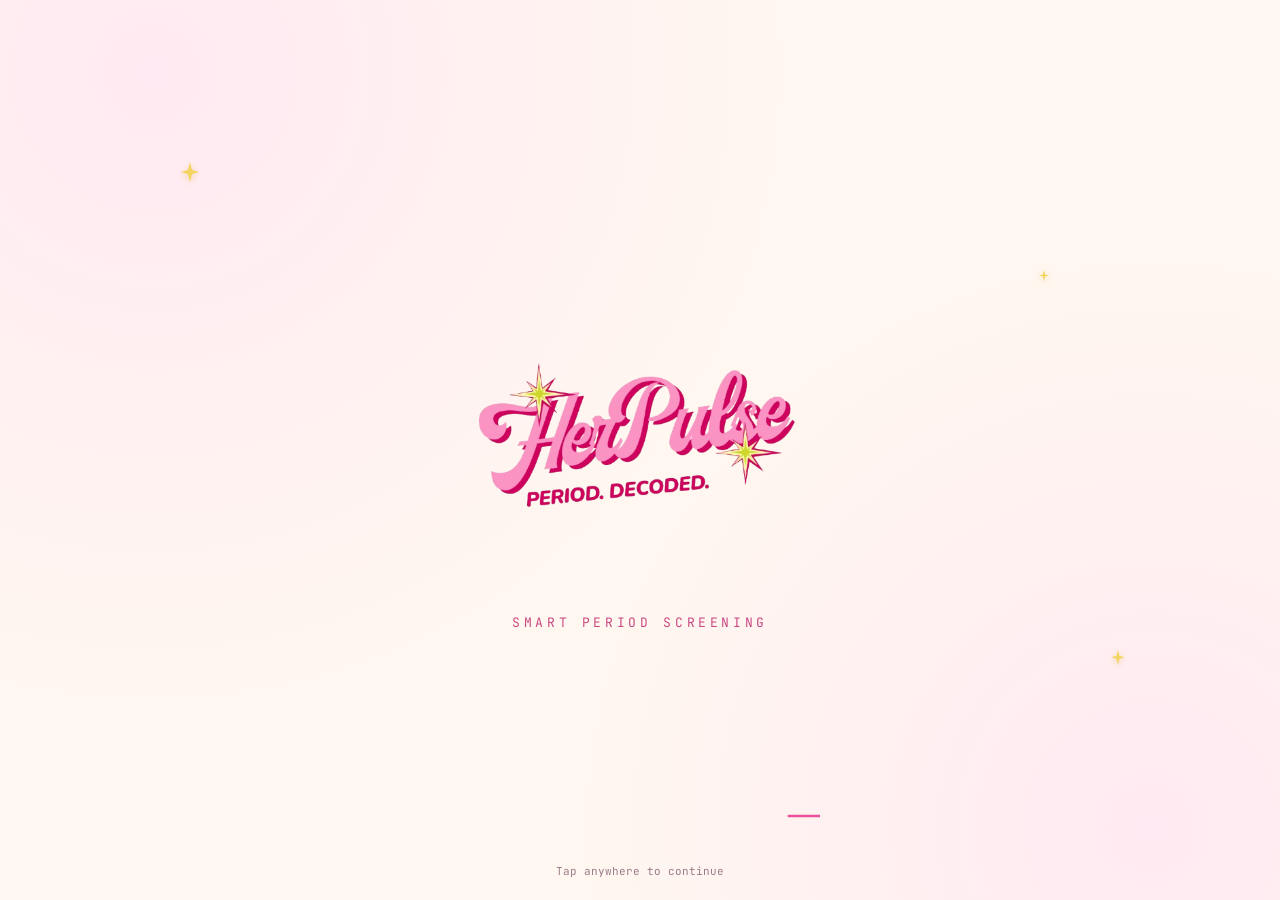
<file: frontend/index.html>
<!DOCTYPE html>
<html lang="en">
<head>
<meta charset="UTF-8">
<meta name="viewport" content="width=device-width, initial-scale=1.0">
<title>HerPulse — Period. Decoded.</title>
<link rel="preconnect" href="https://fonts.googleapis.com">
<link href="https://fonts.googleapis.com/css2?family=Baloo+2:wght@600;800&family=Poppins:wght@400;500;600;700&family=JetBrains+Mono:wght@500;700&display=swap" rel="stylesheet">
<link rel="stylesheet" href="css/style.css">
<style>
  .splash {
    min-height: 100vh;
    display: flex;
    flex-direction: column;
    align-items: center;
    justify-content: center;
    position: relative;
    overflow: hidden;
    cursor: pointer;
  }
  .splash-logo {
    width: min(78vw, 340px);
    opacity: 0;
    transform: scale(0.82) translateY(14px);
    animation: logoIn 1.1s cubic-bezier(.22,.9,.32,1) 0.15s forwards;
  }
  @keyframes logoIn {
    to { opacity: 1; transform: scale(1) translateY(0); }
  }
  .splash-tag {
    font-family: var(--font-mono);
    font-size: 13px;
    letter-spacing: 0.28em;
    text-transform: uppercase;
    color: var(--pulse-magenta);
    opacity: 0;
    margin-top: 4px;
    animation: tagIn 0.8s ease 1.05s forwards;
  }
  @keyframes tagIn { to { opacity: 0.75; } }

  .splash-pulse { position: absolute; bottom: 64px; width: min(80vw, 360px); opacity: 0; animation: tagIn 0.8s ease 1.3s forwards; }

  .skip-hint {
    position: absolute;
    bottom: 22px;
    font-family: var(--font-mono);
    font-size: 11px;
    color: var(--ink-soft);
    opacity: 0;
    animation: tagIn 0.8s ease 1.9s forwards;
  }

  .sparkle-a { top: 18%; left: 14%; width: 22px; animation-delay: .2s; }
  .sparkle-b { bottom: 26%; right: 12%; width: 16px; animation-delay: .9s; }
  .sparkle-c { top: 30%; right: 18%; width: 12px; animation-delay: 1.5s; }
</style>
</head>
<body>
  <div class="splash" id="splash" role="button" aria-label="Continue to login" tabindex="0">
    <svg class="sparkle sparkle-a" viewBox="0 0 24 24" fill="currentColor" aria-hidden="true"><path d="M12 0l2.2 8.8L22 11l-7.8 2.2L12 22l-2.2-8.8L2 11l7.8-2.2z"/></svg>
    <svg class="sparkle sparkle-b" viewBox="0 0 24 24" fill="currentColor" aria-hidden="true"><path d="M12 0l2.2 8.8L22 11l-7.8 2.2L12 22l-2.2-8.8L2 11l7.8-2.2z"/></svg>
    <svg class="sparkle sparkle-c" viewBox="0 0 24 24" fill="currentColor" aria-hidden="true"><path d="M12 0l2.2 8.8L22 11l-7.8 2.2L12 22l-2.2-8.8L2 11l7.8-2.2z"/></svg>

    <img src="assets/logo.png" alt="HerPulse — Period. Decoded." class="splash-logo">
    <div class="splash-tag">Smart period screening</div>

    <div class="splash-pulse pulse-line">
      <svg viewBox="0 0 340 40" preserveAspectRatio="none"><path d="M0 20 L70 20 L88 5 L104 35 L120 20 L340 20"/></svg>
    </div>

    <div class="skip-hint">Tap anywhere to continue</div>
  </div>

  <script>
    const splash = document.getElementById('splash');
    let navigated = false;
    function goNext() {
      if (navigated) return;
      navigated = true;
      window.location.href = 'login.html';
    }
    splash.addEventListener('click', goNext);
    splash.addEventListener('keydown', (e) => { if (e.key === 'Enter' || e.key === ' ') goNext(); });
    setTimeout(goNext, 2800);
  </script>
</body>
</html>
</file>
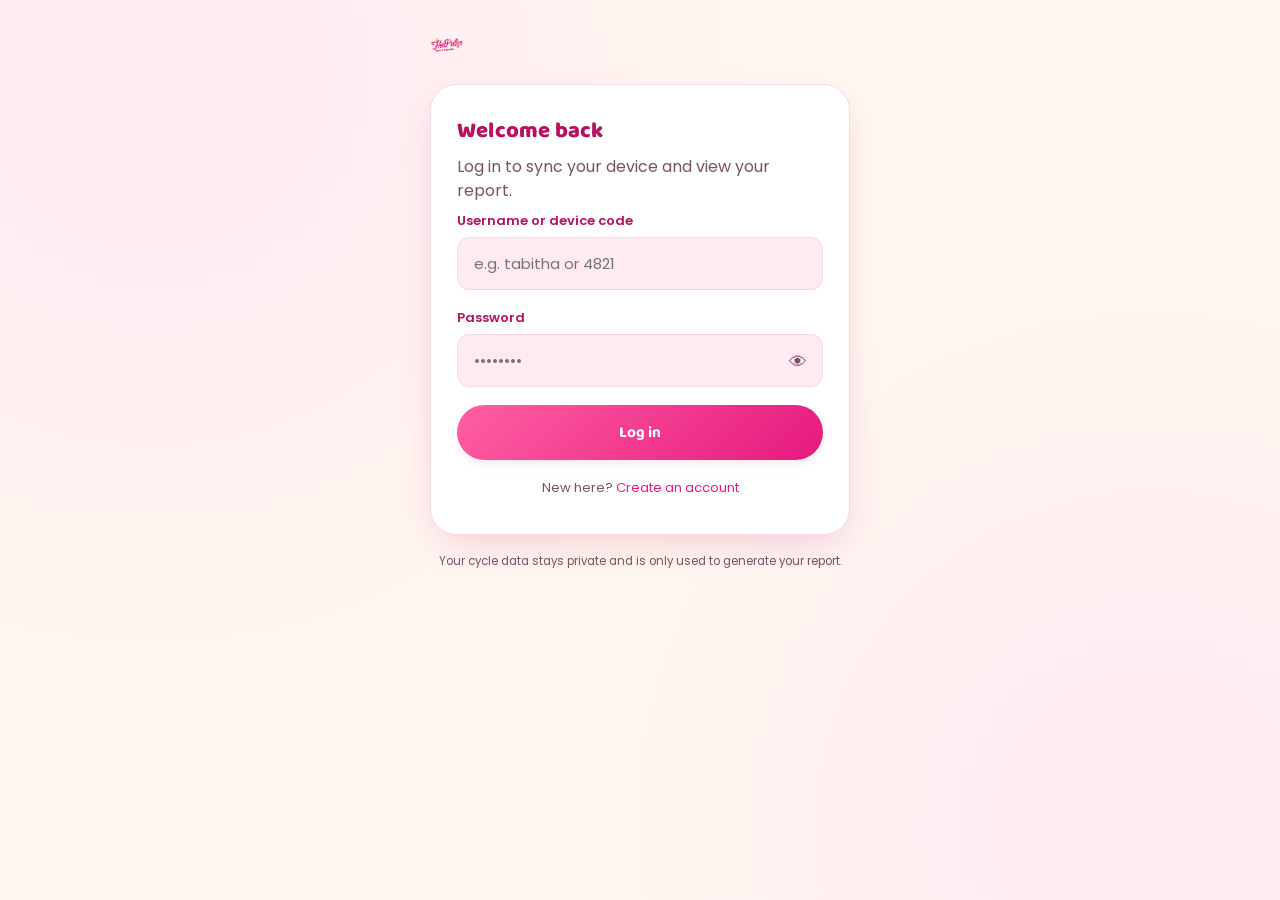
<file: frontend/login.html>
<!DOCTYPE html>
<html lang="en">
<head>
<meta charset="UTF-8">
<meta name="viewport" content="width=device-width, initial-scale=1.0">
<title>Log in — HerPulse</title>
<link rel="preconnect" href="https://fonts.googleapis.com">
<link href="https://fonts.googleapis.com/css2?family=Baloo+2:wght@600;800&family=Poppins:wght@400;500;600;700&family=JetBrains+Mono:wght@500;700&display=swap" rel="stylesheet">
<link rel="stylesheet" href="css/style.css">
</head>
<body>
  <div class="screen">
    <div class="app-header">
      <img src="assets/logo.png" alt="HerPulse">
    </div>

    <div class="card">
      <h1 style="font-size:22px;">Welcome back</h1>
      <p style="margin-top:6px;">Log in to sync your device and view your report.</p>

      <div class="error-msg" id="errorMsg"></div>

      <form id="loginForm" novalidate>
        <div class="field">
          <label for="username">Username or device code</label>
          <input type="text" id="username" name="username" autocomplete="username" placeholder="e.g. tabitha or 4821" required>
        </div>

        <div class="field">
          <label for="password">Password</label>
          <div class="input-wrap">
            <input type="password" id="password" name="password" autocomplete="current-password" placeholder="••••••••" required>
            <button type="button" class="toggle-visibility" id="toggleVis" aria-label="Show password">👁</button>
          </div>
        </div>

        <button type="submit" class="btn btn-primary" id="loginBtn">Log in</button>
      </form>

      <p class="center" style="margin-top:18px; font-size:13px;">
        New here? <a href="#" id="signupLink">Create an account</a>
      </p>
    </div>

    <p class="footnote">Your cycle data stays private and is only used to generate your report.</p>
  </div>

  <script src="js/api.js"></script>
  <script>
    const form = document.getElementById('loginForm');
    const errorMsg = document.getElementById('errorMsg');
    const loginBtn = document.getElementById('loginBtn');
    const toggleVis = document.getElementById('toggleVis');
    const passwordInput = document.getElementById('password');

    toggleVis.addEventListener('click', () => {
      const isPw = passwordInput.type === 'password';
      passwordInput.type = isPw ? 'text' : 'password';
      toggleVis.textContent = isPw ? '🙈' : '👁';
      toggleVis.setAttribute('aria-label', isPw ? 'Hide password' : 'Show password');
    });

    function showError(msg) {
      errorMsg.textContent = msg;
      errorMsg.classList.add('show');
    }

    form.addEventListener('submit', async (e) => {
      e.preventDefault();
      errorMsg.classList.remove('show');

      const username = document.getElementById('username').value.trim();
      const password = passwordInput.value;
      if (!username || !password) { showError('Enter both your username and password.'); return; }

      loginBtn.disabled = true;
      loginBtn.textContent = 'Logging in…';

      try {
        await HerPulseAPI.login(username, password);
        window.location.href = 'connect.html';
      } catch (err) {
        showError(err.message || 'Could not log in. Check your details and try again.');
        loginBtn.disabled = false;
        loginBtn.textContent = 'Log in';
      }
    });

    document.getElementById('signupLink').addEventListener('click', (e) => {
      e.preventDefault();
      showError('Account creation happens through your team admin for now — ask them for a login code.');
    });
  </script>
</body>
</html>
</file>
<file: frontend/css/style.css>
/* =========================================================
   HerPulse — Design Tokens
   Palette pulled straight from the logo: hot pink hero,
   deep magenta shadow, gold sparkle accent, warm cream base.
   Signature motif: the "pulse line" (ECG-style wave) —
   it's literally the brand name, so it recurs everywhere:
   as a loading state, a divider, a background watermark.
   ========================================================= */

:root {
  /* Color */
  --pulse-pink: #ff5fa2;       /* hero pink, from logo fill */
  --pulse-pink-deep: #e6197e;  /* mid pink, buttons/links */
  --pulse-magenta: #b8115f;    /* logo drop-shadow tone, ink accents */
  --pulse-gold: #f4d35e;       /* sparkle star */
  --pulse-gold-deep: #e0a920;  /* sparkle outline */
  --cream: #fff7f0;            /* page background */
  --cream-card: #ffffff;       /* card surface */
  --blush: #ffe9f2;            /* soft fill / hover */
  --ink: #351023;              /* near-black plum, all body text */
  --ink-soft: #7a5266;         /* secondary text */
  --line: #f3d9e6;             /* hairline borders */

  --ok: #1f9d6f;
  --ok-bg: #e4f7ee;
  --warn: #d98c1f;
  --warn-bg: #fdf1de;
  --risk: #d43b5f;
  --risk-bg: #fdeaef;

  /* Type */
  --font-display: 'Baloo 2', 'Poppins', sans-serif;
  --font-body: 'Poppins', sans-serif;
  --font-mono: 'JetBrains Mono', 'Space Mono', monospace;

  /* Shape / motion */
  --radius-lg: 26px;
  --radius-md: 18px;
  --radius-sm: 12px;
  --shadow-card: 0 14px 40px -12px rgba(184, 17, 95, 0.22);
  --shadow-soft: 0 6px 18px -8px rgba(184, 17, 95, 0.18);
  --ease: cubic-bezier(.22,.9,.32,1);
}

@media (prefers-reduced-motion: reduce) {
  *, *::before, *::after {
    animation-duration: 0.001ms !important;
    animation-iteration-count: 1 !important;
    transition-duration: 0.001ms !important;
    scroll-behavior: auto !important;
  }
}

* { box-sizing: border-box; }

html, body {
  margin: 0;
  padding: 0;
  min-height: 100vh;
  background: var(--cream);
  color: var(--ink);
  font-family: var(--font-body);
  -webkit-font-smoothing: antialiased;
}

body {
  background-image:
    radial-gradient(circle at 12% 8%, var(--blush) 0%, transparent 45%),
    radial-gradient(circle at 90% 92%, var(--blush) 0%, transparent 40%);
}

h1, h2, h3, .display {
  font-family: var(--font-display);
  font-weight: 800;
  color: var(--pulse-magenta);
  margin: 0;
  letter-spacing: 0.2px;
}

p { line-height: 1.5; color: var(--ink-soft); margin: 0 0 8px; }

a { color: var(--pulse-pink-deep); text-decoration: none; }

button, input, select { font-family: inherit; }

:focus-visible {
  outline: 3px solid var(--pulse-gold-deep);
  outline-offset: 2px;
  border-radius: 8px;
}

/* ---------- layout shells ---------- */

.screen {
  min-height: 100vh;
  display: flex;
  flex-direction: column;
  align-items: center;
  padding: 28px 20px 40px;
}

.app-header {
  width: 100%;
  max-width: 420px;
  display: flex;
  align-items: center;
  gap: 10px;
  margin-bottom: 22px;
}

.app-header img { height: 34px; width: auto; }

.app-header .eyebrow {
  font-family: var(--font-mono);
  font-size: 11px;
  letter-spacing: 0.14em;
  color: var(--ink-soft);
  text-transform: uppercase;
}

.card {
  width: 100%;
  max-width: 420px;
  background: var(--cream-card);
  border-radius: var(--radius-lg);
  box-shadow: var(--shadow-card);
  padding: 28px 26px;
  border: 1px solid var(--line);
}

/* ---------- form controls ---------- */

.field { margin-bottom: 18px; }

.field label {
  display: block;
  font-size: 13px;
  font-weight: 600;
  color: var(--pulse-magenta);
  margin-bottom: 6px;
}

.input-wrap { position: relative; }

.field input[type="text"],
.field input[type="password"] {
  width: 100%;
  padding: 14px 16px;
  border-radius: var(--radius-sm);
  border: 1.5px solid var(--line);
  background: var(--blush);
  color: var(--ink);
  font-size: 15px;
  transition: border-color .2s var(--ease), background .2s var(--ease);
}

.field input:focus {
  border-color: var(--pulse-pink);
  background: #fff;
  outline: none;
}

.toggle-visibility {
  position: absolute;
  right: 12px;
  top: 50%;
  transform: translateY(-50%);
  background: none;
  border: none;
  cursor: pointer;
  font-size: 18px;
  color: var(--ink-soft);
  padding: 4px;
}

.error-msg {
  display: none;
  background: var(--risk-bg);
  color: var(--risk);
  font-size: 13px;
  font-weight: 600;
  padding: 10px 14px;
  border-radius: var(--radius-sm);
  margin-bottom: 16px;
}
.error-msg.show { display: block; animation: shake .32s var(--ease); }

@keyframes shake {
  0%, 100% { transform: translateX(0); }
  25% { transform: translateX(-4px); }
  75% { transform: translateX(4px); }
}

/* ---------- buttons ---------- */

.btn {
  display: inline-flex;
  align-items: center;
  justify-content: center;
  gap: 8px;
  width: 100%;
  padding: 15px 20px;
  border-radius: 999px;
  border: none;
  font-family: var(--font-display);
  font-weight: 700;
  font-size: 15.5px;
  cursor: pointer;
  transition: transform .16s var(--ease), box-shadow .16s var(--ease), opacity .16s;
}

.btn-primary {
  background: linear-gradient(135deg, var(--pulse-pink) 0%, var(--pulse-pink-deep) 100%);
  color: #fff;
  box-shadow: var(--shadow-soft);
}
.btn-primary:hover { transform: translateY(-2px); box-shadow: 0 10px 24px -8px rgba(184,17,95,.4); }
.btn-primary:active { transform: translateY(0); }
.btn-primary:disabled { opacity: .55; cursor: not-allowed; transform: none; }

.btn-ghost {
  background: transparent;
  color: var(--pulse-magenta);
  border: 1.5px solid var(--line);
}
.btn-ghost:hover { background: var(--blush); }

.btn-text {
  background: none;
  border: none;
  color: var(--pulse-pink-deep);
  font-family: var(--font-body);
  font-weight: 600;
  font-size: 14px;
  cursor: pointer;
  width: auto;
  padding: 8px;
}

/* ---------- pulse line (signature motif) ---------- */

.pulse-line {
  width: 100%;
  height: 40px;
  overflow: hidden;
}
.pulse-line svg { width: 100%; height: 100%; }
.pulse-line path {
  fill: none;
  stroke: var(--pulse-pink-deep);
  stroke-width: 2.5;
  stroke-linecap: round;
  stroke-linejoin: round;
  stroke-dasharray: 340;
  stroke-dashoffset: 340;
  animation: draw-pulse 2.6s var(--ease) infinite;
}
@keyframes draw-pulse {
  0% { stroke-dashoffset: 340; opacity: 0; }
  10% { opacity: 1; }
  55% { stroke-dashoffset: 0; opacity: 1; }
  75% { stroke-dashoffset: 0; opacity: 1; }
  100% { stroke-dashoffset: -340; opacity: 0; }
}

/* ---------- sparkle accents ---------- */

.sparkle {
  position: absolute;
  color: var(--pulse-gold);
  filter: drop-shadow(0 2px 3px rgba(224,169,32,.35));
  animation: twinkle 2.4s ease-in-out infinite;
}
@keyframes twinkle {
  0%, 100% { opacity: .35; transform: scale(.85) rotate(0deg); }
  50% { opacity: 1; transform: scale(1.05) rotate(8deg); }
}

/* ---------- status chip ---------- */

.chip {
  display: inline-flex;
  align-items: center;
  gap: 6px;
  padding: 6px 12px;
  border-radius: 999px;
  font-size: 12.5px;
  font-weight: 700;
  font-family: var(--font-mono);
  letter-spacing: 0.02em;
}
.chip-dot { width: 7px; height: 7px; border-radius: 50%; }

.chip-ok { background: var(--ok-bg); color: var(--ok); }
.chip-ok .chip-dot { background: var(--ok); box-shadow: 0 0 0 4px rgba(31,157,111,.18); }

.chip-warn { background: var(--warn-bg); color: var(--warn); }
.chip-warn .chip-dot { background: var(--warn); box-shadow: 0 0 0 4px rgba(217,140,31,.18); }

.chip-risk { background: var(--risk-bg); color: var(--risk); }
.chip-risk .chip-dot { background: var(--risk); box-shadow: 0 0 0 4px rgba(212,59,95,.18); }

.chip-idle { background: var(--blush); color: var(--ink-soft); }
.chip-idle .chip-dot { background: var(--ink-soft); }

.chip-live .chip-dot { animation: pulse-dot 1.4s ease-in-out infinite; }
@keyframes pulse-dot {
  0%, 100% { transform: scale(1); }
  50% { transform: scale(1.5); }
}

/* ---------- progress bar (questionnaire) ---------- */

.progress-track {
  width: 100%;
  max-width: 420px;
  height: 6px;
  background: var(--blush);
  border-radius: 999px;
  overflow: hidden;
  margin-bottom: 10px;
}
.progress-fill {
  height: 100%;
  background: linear-gradient(90deg, var(--pulse-gold) 0%, var(--pulse-pink) 100%);
  border-radius: 999px;
  transition: width .4s var(--ease);
}
.progress-label {
  width: 100%;
  max-width: 420px;
  display: flex;
  justify-content: space-between;
  font-family: var(--font-mono);
  font-size: 11.5px;
  color: var(--ink-soft);
  margin-bottom: 22px;
  letter-spacing: 0.06em;
}

/* ---------- option pills (questionnaire) ---------- */

.option-list { display: flex; flex-direction: column; gap: 10px; margin: 20px 0 8px; }

.option-pill {
  display: flex;
  align-items: center;
  gap: 12px;
  padding: 15px 18px;
  border-radius: var(--radius-md);
  border: 1.5px solid var(--line);
  background: var(--blush);
  cursor: pointer;
  font-weight: 600;
  font-size: 15px;
  color: var(--ink);
  transition: all .15s var(--ease);
}
.option-pill:hover { border-color: var(--pulse-pink); background: #fff; }
.option-pill .dot {
  width: 18px; height: 18px; border-radius: 50%;
  border: 2px solid var(--ink-soft);
  flex-shrink: 0;
  position: relative;
  transition: border-color .15s;
}
.option-pill.selected {
  border-color: var(--pulse-pink-deep);
  background: #fff;
  box-shadow: 0 0 0 3px rgba(255,95,162,.18);
}
.option-pill.selected .dot { border-color: var(--pulse-pink-deep); }
.option-pill.selected .dot::after {
  content: '';
  position: absolute; inset: 3px;
  border-radius: 50%;
  background: var(--pulse-pink-deep);
}

/* ---------- report ---------- */

.metric-grid { display: flex; flex-direction: column; gap: 12px; margin: 18px 0; }

.metric-row {
  display: flex;
  align-items: center;
  justify-content: space-between;
  padding: 16px 18px;
  border-radius: var(--radius-md);
  background: var(--blush);
  border: 1.5px solid var(--line);
}
.metric-row .metric-name { font-weight: 700; font-size: 14.5px; }
.metric-row .metric-value { font-family: var(--font-mono); font-size: 15px; font-weight: 700; }
.metric-row.risk { background: var(--risk-bg); border-color: transparent; }
.metric-row.warn { background: var(--warn-bg); border-color: transparent; }
.metric-row.ok { background: var(--ok-bg); border-color: transparent; }

.suggestion-list { list-style: none; padding: 0; margin: 12px 0 0; display: flex; flex-direction: column; gap: 8px; }
.suggestion-list li {
  font-size: 14px;
  color: var(--ink);
  padding-left: 22px;
  position: relative;
}
.suggestion-list li::before {
  content: '✦';
  position: absolute; left: 0; top: 0;
  color: var(--pulse-gold-deep);
}

.divider { height: 1px; background: var(--line); margin: 22px 0; border: none; }

.footnote {
  font-size: 11.5px;
  color: var(--ink-soft);
  text-align: center;
  max-width: 420px;
  margin-top: 18px;
}

/* utility */
.center { text-align: center; }
.stack-gap { display: flex; flex-direction: column; gap: 12px; }
.row-between { display: flex; align-items: center; justify-content: space-between; }
.mt-24 { margin-top: 24px; }
.hidden { display: none !important; }
</file>
